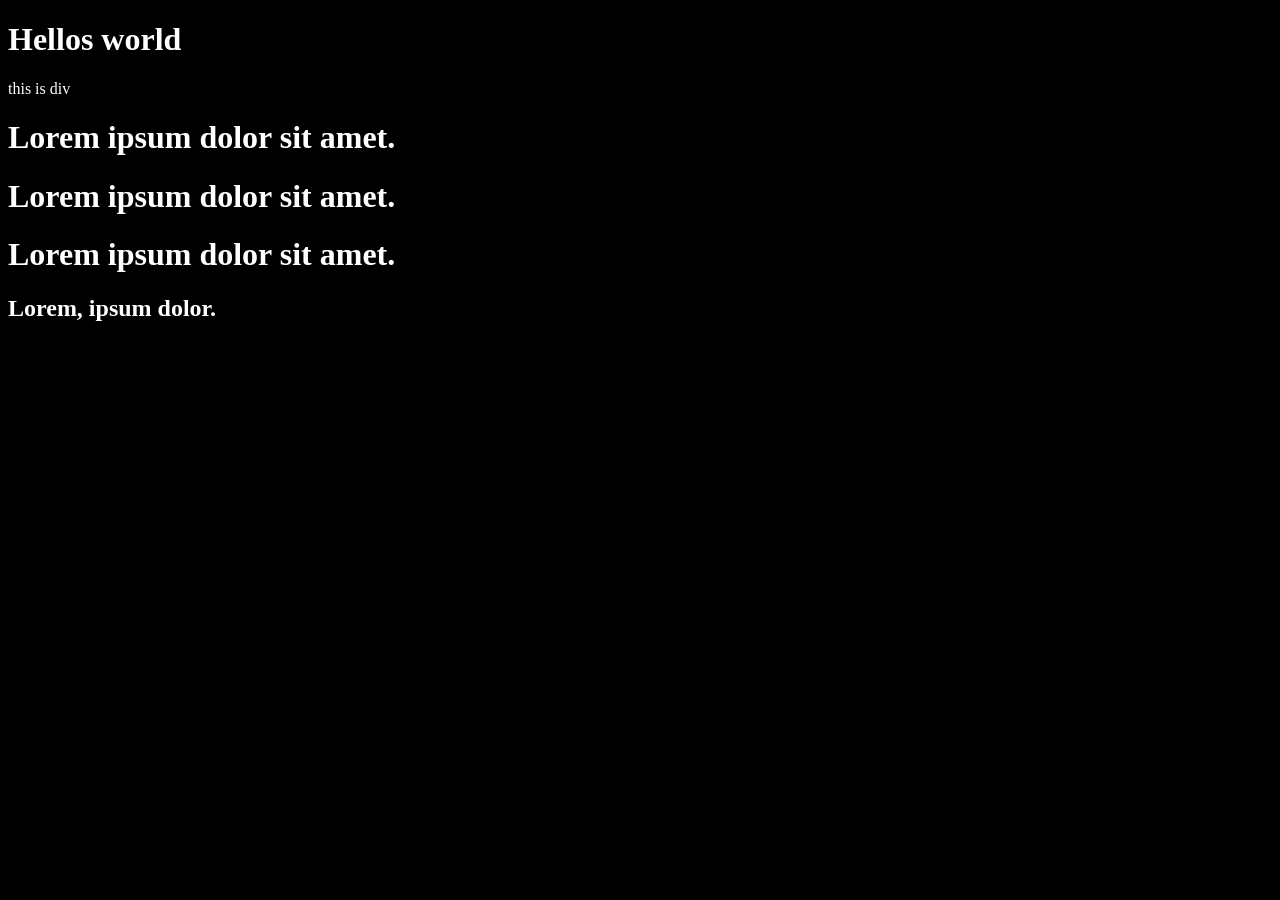
<file: 06_dom/1dom/index.html>
<!DOCTYPE html>
<html lang="en">

<head>
    <meta charset="UTF-8">
    <meta name="viewport" content="width=device-width, initial-scale=1.0">
    <title>Document</title>
    <style>
        * {
            background-color: black;
            color: white;
        }

        h1 span {
            display: none;
        }
    </style>

</head>

<body>
    <h1 style="color: white;" id="maintag" class="mainclass">Hellos <span id="inspan">this is span</span> world</h1>
    <div> this is div</div>

    <h1 class="mainclass">Lorem ipsum dolor sit amet.</h1>

    <h1 class="mainclass">Lorem ipsum dolor sit amet.</h1>

    <h1 class="mainclass"z>Lorem ipsum dolor sit amet.</h1>
    <h2>Lorem, ipsum dolor.</h2>


</body>

</html>
</file>
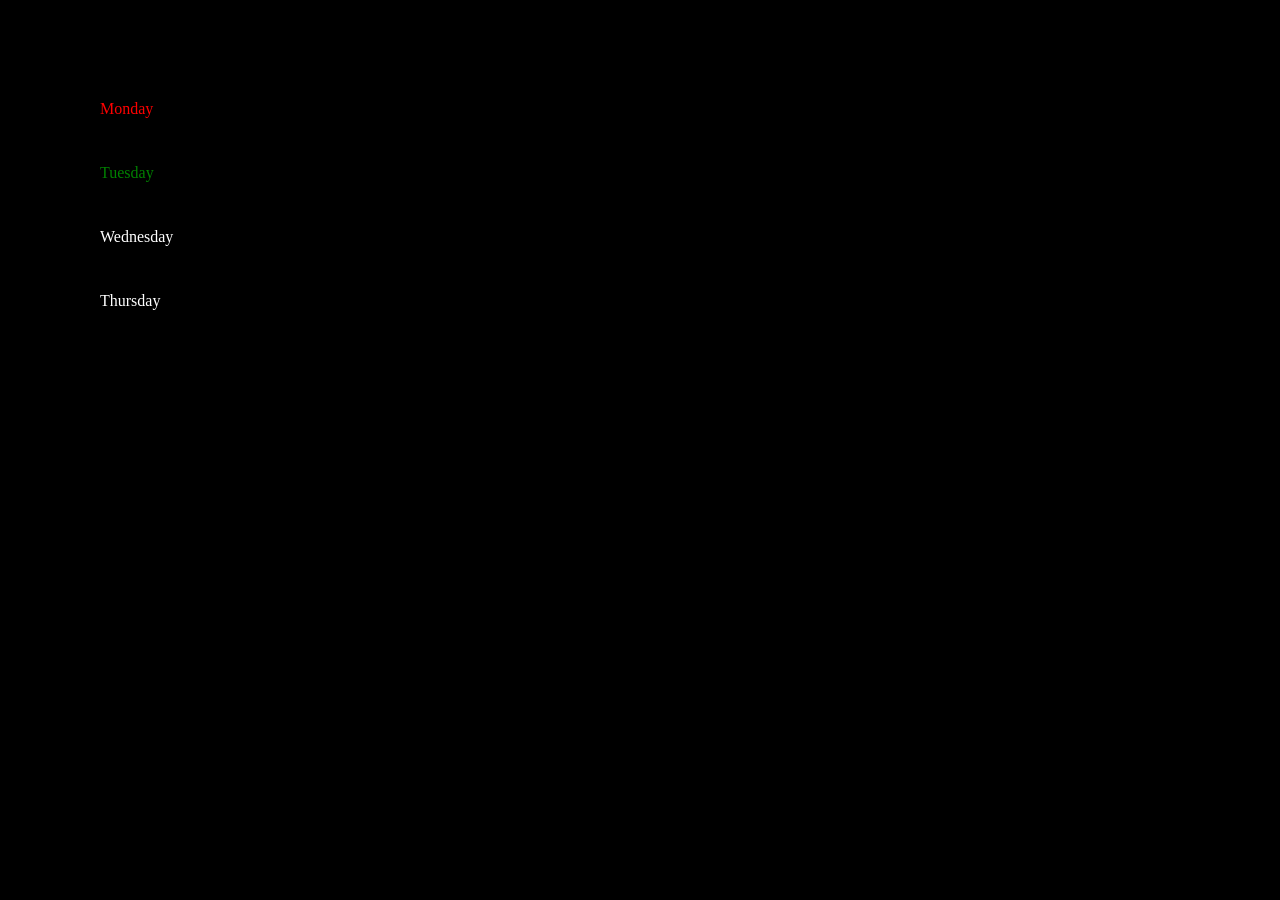
<file: 06_dom/2dom/index.html>
<!DOCTYPE html>
<html lang="en">

<head>
    <meta charset="UTF-8">
    <meta name="viewport" content="width=device-width, initial-scale=1.0">
    <title>This is Child Parent Relation</title>
    <style>
        * {
            background-color: black;
            color: white;
            padding: 23px;
        }
    </style>
</head>

<body>
    <div class="parent">
        <div class="child ">Monday</div>
        <div class="child ">Tuesday</div>
        <div class="child ">Wednesday</div>
        <div class="child ">Thursday</div>
    </div>
</body>

<script>
    const ele = document.querySelector(".parent")
    //    console.log(ele);
    //    console.log(ele.firstElementChild.innerHTML);
    // console.log(ele.children[0].innerHTML);
    for (let i = 0; i < ele.children.length; i++) {
        // console.log(`${i}th element is ${ele.children[i].innerHTML}`);

    }

    const day = document.querySelector(".child")
    // day.nextSibling.style.color = 'red'
    // console.log(ele.childNodes);

    console.log(day.nextElementSibling);
    day.nextElementSibling.style.color = 'green'
    day.style.color = 'red'
    
    
    

</script>

</html>
</file>
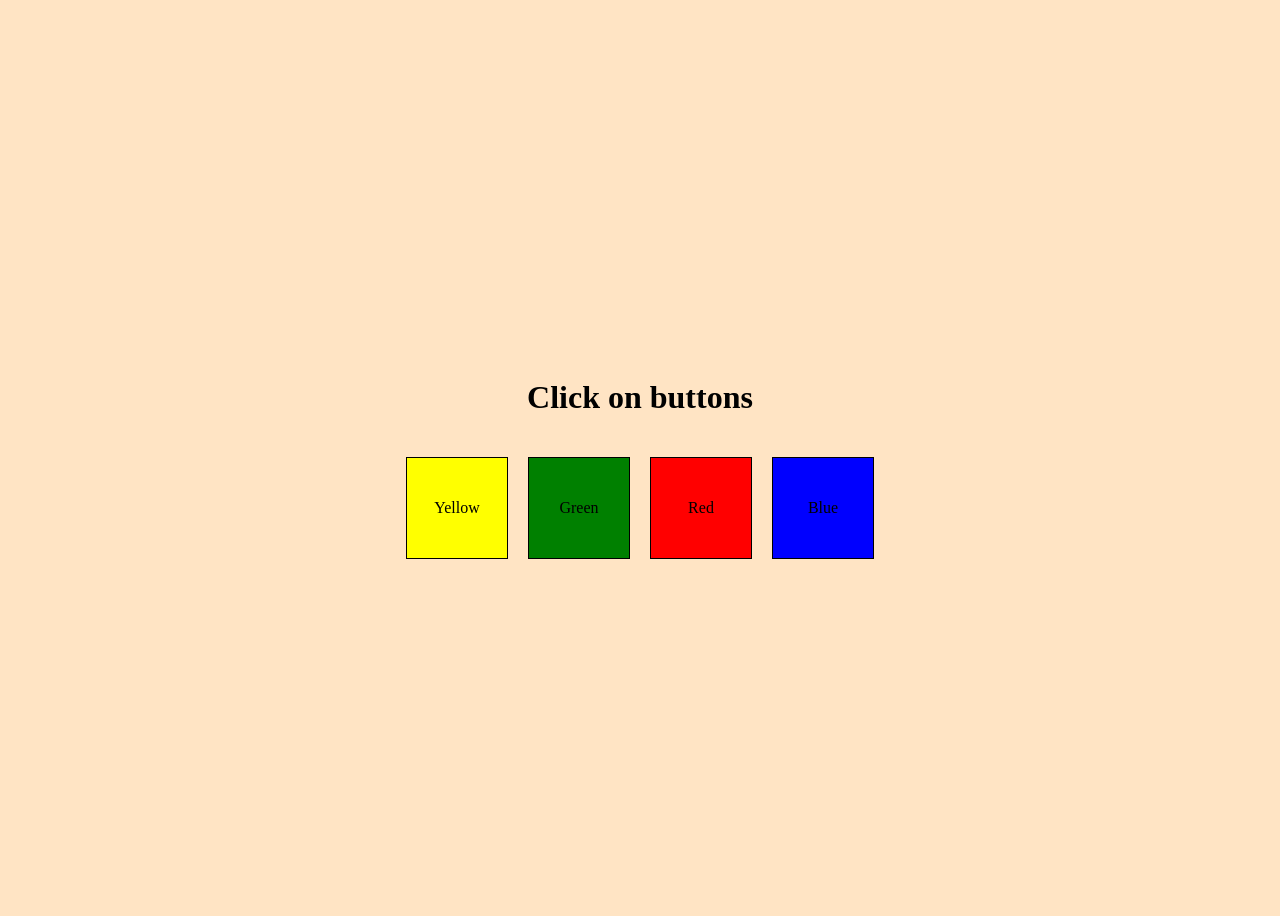
<file: 07Projects/project1/index.html>
<!DOCTYPE html>
<html lang="en">
<head>
    <meta charset="UTF-8">
    <meta name="viewport" content="width=device-width, initial-scale=1.0">
    <title>Document</title>
    <link rel="stylesheet" href="style.css">
</head>
<body>

<div class="container">
    <h1>Click on buttons</h1>

    <div class="buttons">
        <span class="button" id="yellow">Yellow</span>
        <span class="button" id="green">Green</span>
        <span class="button" id="red">Red</span>
        <span class="button" id="blue">Blue</span>
    </div>
</div>

<script src="script.js"></script>

</body>
</html>
</file>
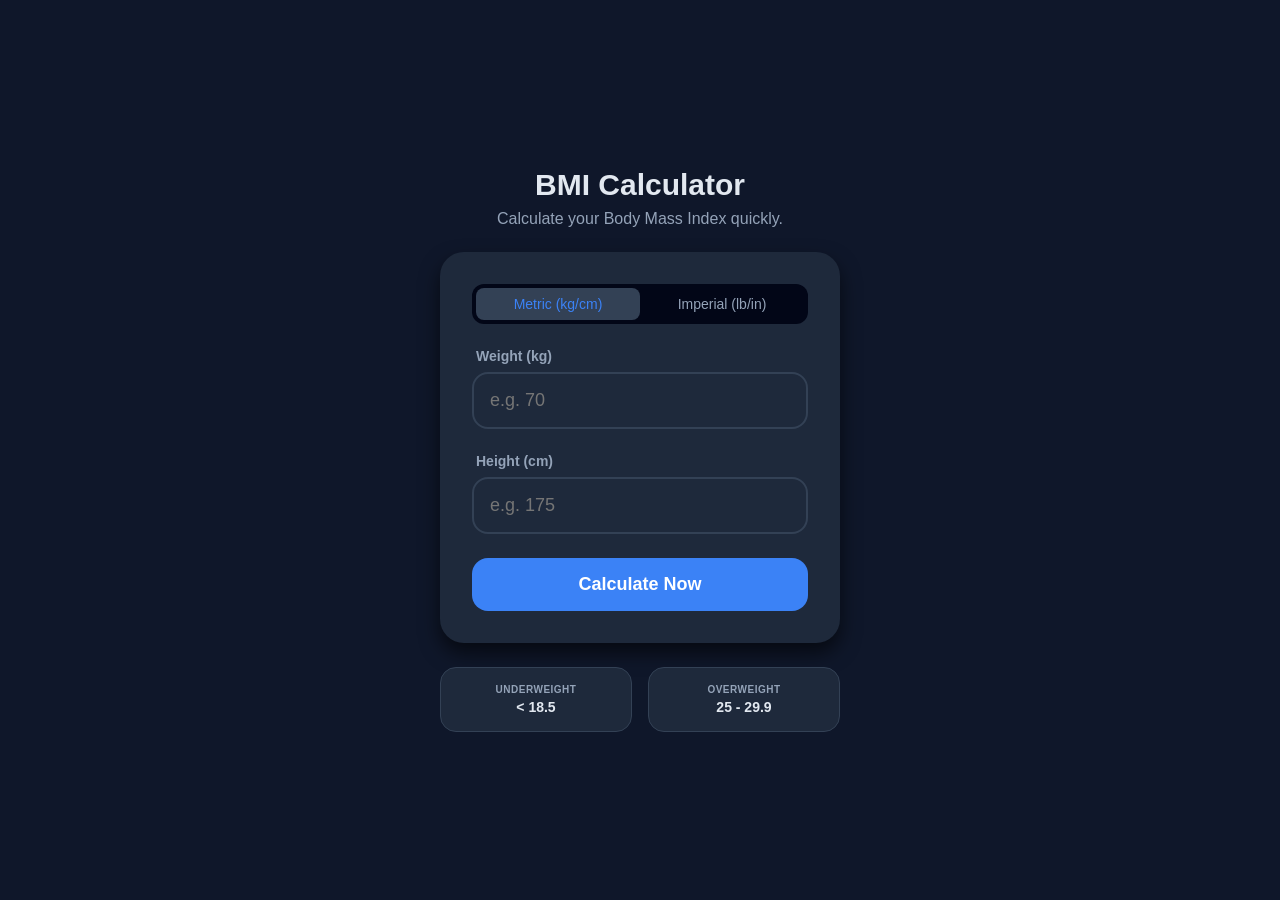
<file: 07Projects/project2/index.html>
<!DOCTYPE html>
<html lang="en">
<head>
    <meta charset="UTF-8">
    <meta name="viewport" content="width=device-width, initial-scale=1.0">
    <title>Modern BMI Calculator</title>
    <link rel="stylesheet" href="style.css">
</head>
<body>

    <div class="container">
        <!-- Header -->
        <header class="header">
            <h1>BMI Calculator</h1>
            <p>Calculate your Body Mass Index quickly.</p>
        </header>

        <!-- Main Card -->
        <main class="glass-card">
            
            <!-- Unit Toggle -->
            <div class="toggle-container">
                <button class="toggle-btn active" id="metricToggle">Metric (kg/cm)</button>
                <button class="toggle-btn" id="imperialToggle">Imperial (lb/in)</button>
            </div>

            <!-- Inputs -->
            <div class="input-group">
                <label for="weightMetric" id="weightLabel">Weight (kg)</label>
                <input type="number" id="weightMetric" placeholder="e.g. 70">
            </div>

            <div class="input-group">
                <label for="heightMetric" id="heightLabel">Height (cm)</label>
                <input type="number" id="heightMetric" placeholder="e.g. 175">
            </div>


              <div class="input-group2">
                <label for="weightimperial" id="weightLabel">Pound (lb)</label>
                <input type="number" id="weightimperial" placeholder="e.g. 150">
            </div>

            <div class="input-group2">
                <label for="heightImperial" id="heightLabel">Inches (In)</label>
                <input type="number" id="heightImperial" placeholder="e.g. 65">
            </div>

            <!-- Action Button -->
            <button id="calculateBtn">Calculate Now</button>

            <!-- Result Section -->
            <div id="resultArea" class="hidden">
                <p class="result-label">Your BMI is</p>
                <div id="bmiValue">--.-</div>
                <div id="bmiStatus">Normal Weight</div>
                <p id="bmiAdvice">
                    Healthy BMI range: 18.5kg/m² - 25kg/m²
                </p>
            </div>
        </main>

        <!-- Footer Info -->
        <footer class="footer-grid">
            <div class="footer-card">
                <p class="range-title">Underweight</p>
                <p class="range-val">&lt; 18.5</p>
            </div>
            <div class="footer-card">
                <p class="range-title">Overweight</p>
                <p class="range-val">25 - 29.9</p>
            </div>
        </footer>
    </div>

    <script src="script.js">
        // Start your logic here!
    </script>
</body>
</html>
</file>
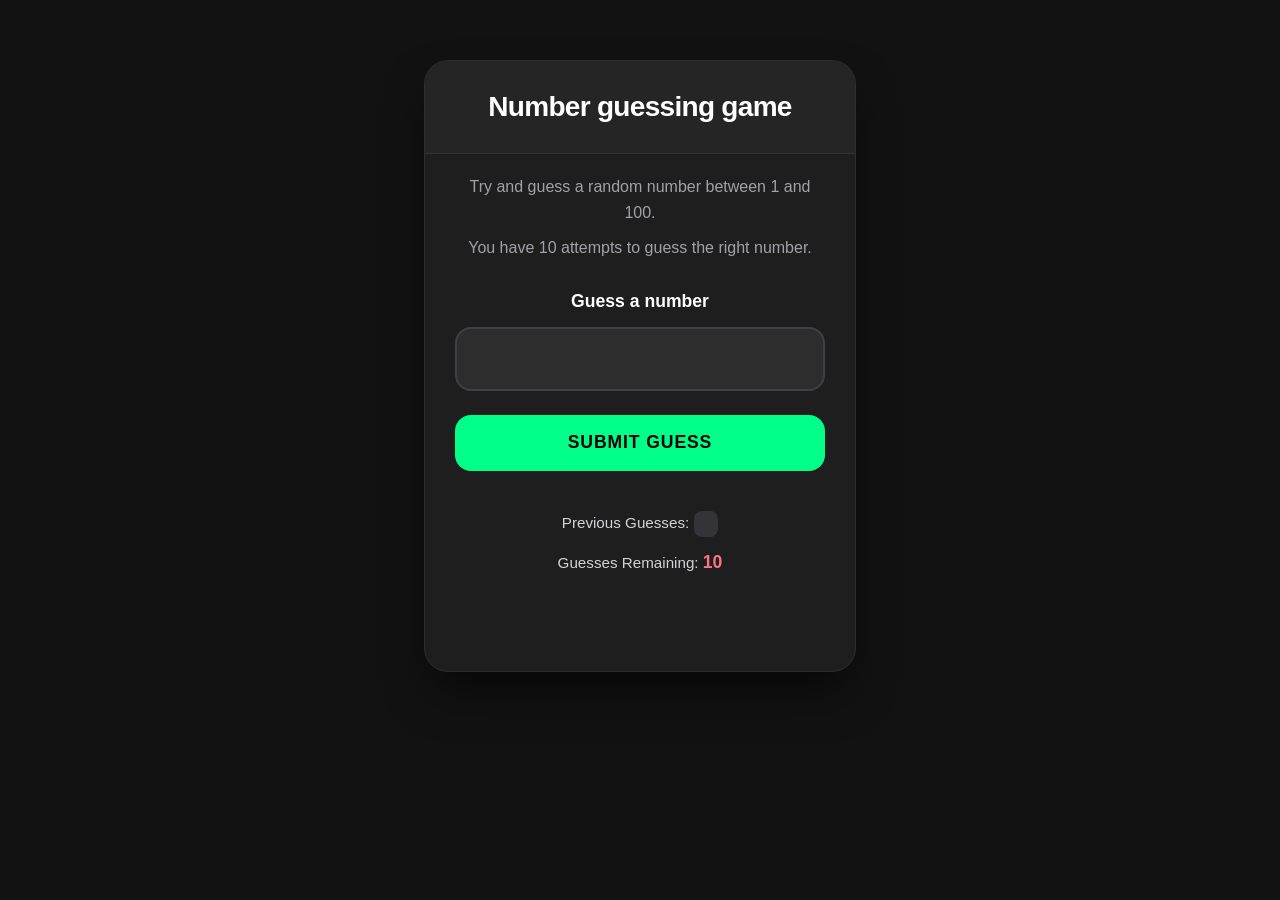
<file: 07Projects/project4/index.html>
<!DOCTYPE html>
<html lang="en">
<head>
    <meta charset="UTF-8">
    <meta name="viewport" content="width=device-width, initial-scale=1.0">
    <meta http-equiv="X-UA-Compatible" content="ie=edge">
    <title>Number Guessing Game</title>
    <link rel="stylesheet" href="style.css">
</head>
<body>
   
    
    <div id="wrapper">
        <h1>Number guessing game</h1>
        <p>Try and guess a random number between 1 and 100.</p>
        <p>You have 10 attempts to guess the right number.</p>

        <form class="form">
            <label for="guessField" id="guess">Guess a number</label>
            <input type="text" id="guessField" class="guessField">
            <input type="submit" id="subt" value="Submit guess" class="guessSubmit">
        </form>

        <div class="resultParas">
            <p>Previous Guesses: <span class="guesses"></span></p>
            <p>Guesses Remaining: <span class="lastResult">10</span></p>
            <p class="lowOrHi"></p>
        </div>
    </div>

    <!-- Reverted back to your original external script reference -->
    <script src="script.js"></script>
</body>
</html>
</file>
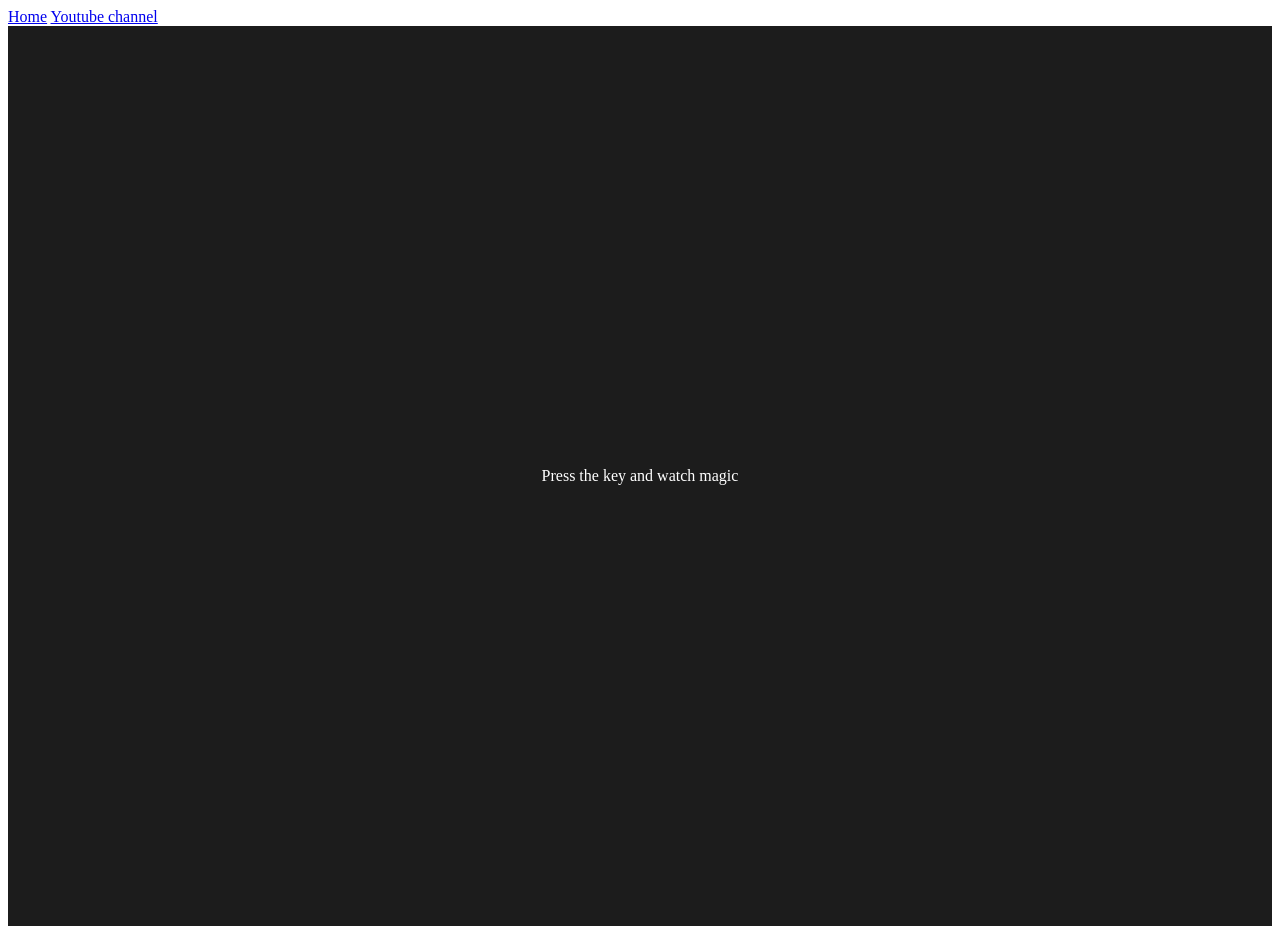
<file: 07Projects/project5/index.html>
<!DOCTYPE html>
<html lang="en">
  <head>
    <meta charset="UTF-8" />
    <meta name="viewport" content="width=device-width, initial-scale=1.0" />
    <!-- <link rel="stylesheet" href="style.css" /> -->
    <title>Event KeyCodes</title>
    <!-- <link rel="stylesheet" type="text/css" href="../styles.css" /> -->
    <style>
      table,
      th,
      td {
        border: 1px solid #e7e7e7;
      }
      .project {
        background-color: #1c1c1c;
        color: #ffffff;
        display: flex;
        align-items: center;
        justify-content: center;
        text-align: center;
        height: 100vh;
      }

      .color {
        color: aliceblue;
        display: flex;
        flex-direction: row;
      }
    </style>
  </head>
  <body>
    <nav>
      <a href="/" aria-current="page">Home</a>
      <a target="_blank" href="https://www.youtube.com/@chaiaurcode"
        >Youtube channel</a
      >
    </nav>
    <div class="project">
      <div id="insert">
        <div class="key">Press the key and watch magic</div>
      </div>
    </div>

    <script src="script.js"></script>
  </body>
</html>
</file>
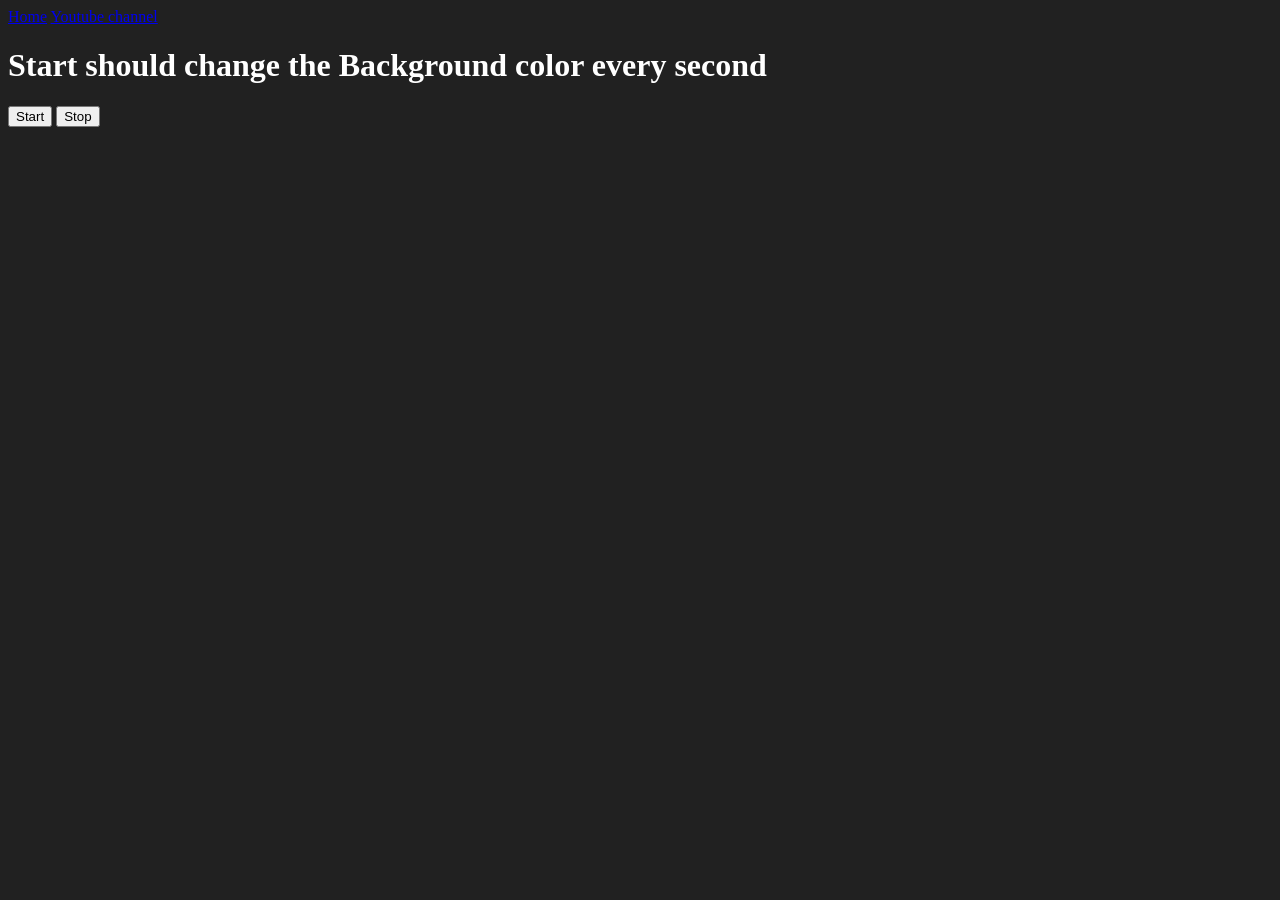
<file: 07Projects/project6/index.html>
<!DOCTYPE html>
<html lang="en">
  <head>
    <meta charset="UTF-8" />
    <meta name="viewport" content="width=device-width, initial-scale=1.0" />
    <meta http-equiv="X-UA-Compatible" content="ie=edge" />
    <title>Number Guessing Game</title>
    <!-- <link rel="stylesheet" href="style.css" />
    <link rel="stylesheet" href="../styles.css" /> -->
  </head>
  <body style="background-color: #212121; color: #fff">
    <nav>
      <a href="/" aria-current="page">Home</a>
      <a target="_blank" href="https://www.youtube.com/@chaiaurcode"
        >Youtube channel</a
      >
    </nav>

    <h1>Start should change the Background color every second</h1>
    <button id="start">Start</button>
    <button id="stop">Stop</button>
    <script src="script.js"></script>
  </body>
</html>
</file>
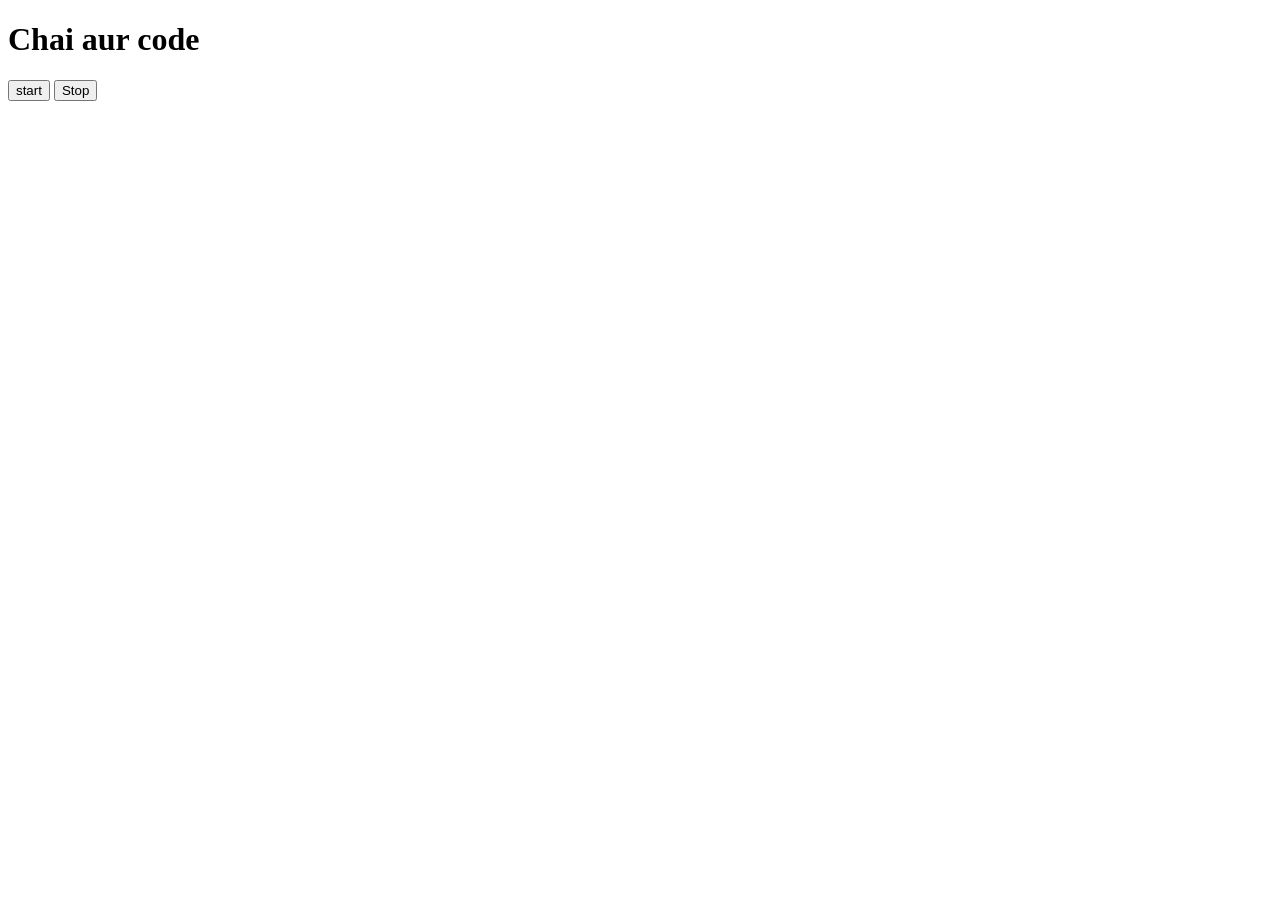
<file: 08Events/2two.html>
<!DOCTYPE html>
<html lang="en">

<head>
    <meta charset="UTF-8">
    <meta name="viewport" content="width=device-width, initial-scale=1.0">
    <title>Document</title>
</head>

<body>
    <h1>Chai aur code</h1>
    <button id="start">start</button>
    <button id="stop">Stop</button>
</body>
<script>
    let intervalId
    let newEle = document.createElement("h1")

    let func = function () {
        console.log("hellow");
        let newDate = new Date()
        newEle.innerHTML = newDate.toLocaleTimeString()
        document.body.appendChild(newEle)

    }
    let startbut = document.getElementById("start")
    startbut.addEventListener('click', function () {
        intervalId = setInterval(func, 1000);
     
    })

    let stopbut = document.getElementById("stop")
    stopbut.addEventListener('click', function () {
        clearInterval(intervalId)
    })

</script>

</html>
</file>
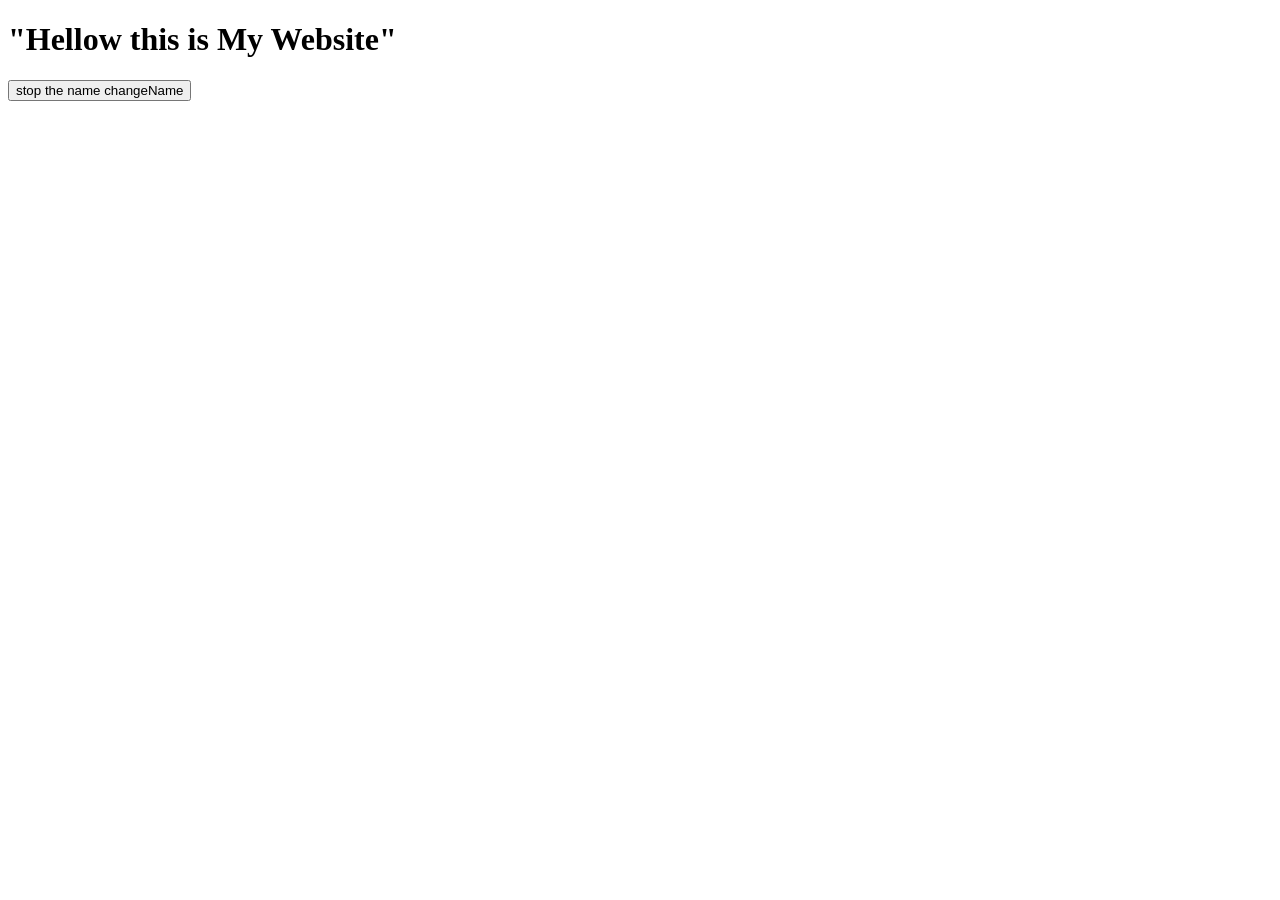
<file: 08Events/3Three.html>
<!DOCTYPE html>
<html lang="en">

<head>
    <meta charset="UTF-8">
    <meta name="viewport" content="width=device-width, initial-scale=1.0">
    <title>Document</title>
</head>

<body>
    <h1>"Hellow this is My Website"</h1>

    <button id="button">stop the name changeName</button>
</body>

<script>
    let tag = document.querySelector("h1")
    let f1 = function changeName() {
        tag.innerHTML = "The name is been chagned"
    }
    let chag = setTimeout(f1, 1000);
    document.getElementById("button").addEventListener('click', () => {
        clearTimeout(chag)
        console.log("the name changing stopped")
    })
</script>

</html>
</file>
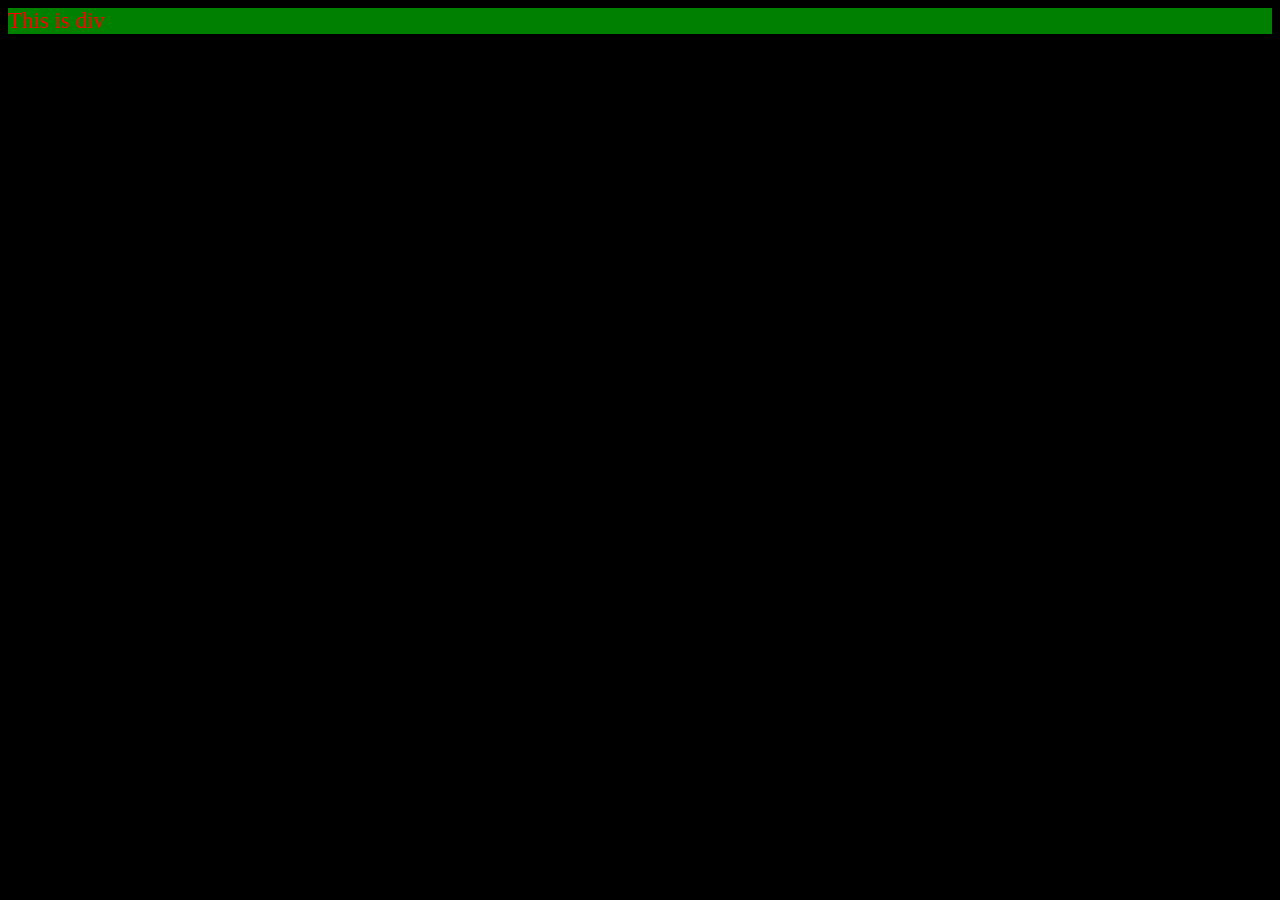
<file: 06_dom/2dom/index2.html>
<!DOCTYPE html>
<html lang="en">

<head>
    <meta charset="UTF-8">
    <meta name="viewport" content="width=device-width, initial-scale=1.0">
    <title>Create element using dom</title>

    <style>
        * {
            background-color: black;
            color: white;
        }
    </style>
</head>

<body>

</body>

<script>
    const div = document.createElement('div')
    // console.log(div);
    div.className = "main-div"
    div.id = "id-div"
    // console.log(div);
    div.style.color = 'red'
    div.style.fontSize = '23px'
    div.style.backgroundColor = 'green'
    div.setAttribute("title" , "thisisdiv")

    // div.innerText = "hello world this is div"
    const addtext = document.createTextNode("This is div")
    div.appendChild(addtext)

    document.body.appendChild(div)
    
    console.log(div.attributes);
    


</script>

</html>
</file>
<file: 07Projects/project1/style.css>
body{
    height:100vh;
    display:flex;
    justify-content:center;
    align-items:center;
    background-color: bisque;
}

/* stack heading and buttons vertically */
.container{
    display:flex;
    flex-direction:column;
    align-items:center;
    gap:20px;
}

.buttons{
    display:flex;
    gap:20px;
}

.button{
    display:flex;
    justify-content:center;
    align-items:center;

    height:100px;
    width:100px;
    border:1px solid black;
    cursor:pointer;
}

#yellow{background:yellow;}
#green{background:green;}
#red{background:red;}
#blue{background:blue;}
</file>
<file: 07Projects/project2/style.css>
/* Base Reset & Variables */
:root {
    --primary: #3b82f6;
    --primary-hover: #2563eb;

    --bg-main: #0f172a;
    --card-bg: #1e293b;

    --text-main: #e2e8f0;
    --text-muted: #94a3b8;

    --border-color: #334155;

    --input-bg: #1e293b;
    --input-border: #334155;

    --success-bg: #064e3b;
    --success-text: #34d399;

    --shadow: 0 10px 20px rgba(0,0,0,0.6);
}

* {
    box-sizing: border-box;
    margin: 0;
    padding: 0;
}

/* Body */
body {
    background: var(--bg-main);
    color: var(--text-main);
    font-family: -apple-system, BlinkMacSystemFont, "Segoe UI", Roboto, Helvetica, Arial, sans-serif;

    min-height: 100vh;
    display: flex;
    align-items: center;
    justify-content: center;

    padding: 1rem;
}

/* Container */
.container {
    max-width: 400px;
    width: 100%;

    display: flex;
    flex-direction: column;
    gap: 1.5rem;
}

/* Header */
.header {
    text-align: center;
}

.header h1 {
    font-size: 1.875rem;
    font-weight: 800;
    margin-bottom: 0.5rem;
}

.header p {
    color: var(--text-muted);
}

/* Card */
.glass-card {
    background: var(--card-bg);
    border-radius: 1.5rem;
    box-shadow: var(--shadow);

    padding: 2rem;

    display: flex;
    flex-direction: column;
    gap: 1.5rem;
}

/* Toggle Buttons */
.toggle-container {
    display: flex;
    background: #020617;
    padding: 0.25rem;
    border-radius: 0.75rem;
}

.toggle-btn {
    flex: 1;
    padding: 0.5rem;

    font-size: 0.875rem;
    font-weight: 500;

    border: none;
    border-radius: 0.5rem;

    cursor: pointer;

    background: transparent;
    color: var(--text-muted);

    transition: all 0.2s;
}

.toggle-btn.active {
    background: #334155;
    color: var(--primary);
}

/* Input Groups */
.input-group,
.input-group2 {
    display: flex;
    flex-direction: column;
    gap: 0.5rem;
}

.input-group2 {
    display: none;
}

.input-group label,
.input-group2 label {
    font-size: 0.875rem;
    font-weight: 600;
    color: var(--text-muted);
    padding-left: 0.25rem;
}

/* Inputs */
.input-group input,
.input-group2 input {
    width: 100%;

    padding: 1rem;

    border-radius: 1rem;
    border: 2px solid var(--input-border);

    background: var(--input-bg);
    color: var(--text-main);

    font-size: 1.125rem;
    font-weight: 500;

    outline: none;
    transition: border-color 0.2s;
}

.input-group input:focus,
.input-group2 input:focus {
    border-color: var(--primary);
}

/* Hide Number Arrows */
input[type="number"]::-webkit-inner-spin-button,
input[type="number"]::-webkit-outer-spin-button {
    -webkit-appearance: none;
    margin: 0;
}

/* Calculate Button */
#calculateBtn {
    width: 100%;

    background: var(--primary);
    color: white;

    font-size: 1.125rem;
    font-weight: 700;

    padding: 1rem;

    border: none;
    border-radius: 1rem;

    cursor: pointer;

    transition: all 0.2s;
}

#calculateBtn:hover {
    background: var(--primary-hover);
}

#calculateBtn:active {
    transform: scale(0.97);
}

/* Result Area */
#resultArea {
    border-top: 1px solid var(--border-color);
    padding-top: 1.5rem;

    text-align: center;

    display: flex;
    flex-direction: column;
    align-items: center;

    gap: 0.5rem;
}

#resultArea.hidden {
    display: none;
}

.result-label {
    color: var(--text-muted);
    font-size: 0.875rem;
}

#bmiValue {
    font-size: 1rem;
    font-weight: 900;
    color: var(--primary);
}

#bmiStatus {
    padding: 0.25rem 1rem;

    border-radius: 9999px;

    font-size: 0.875rem;
    font-weight: 700;

    background: var(--success-bg);
    color: var(--success-text);
}

#bmiAdvice {
    color: var(--text-muted);
    font-size: 0.75rem;
    font-style: italic;
}

/* Footer Cards */
.footer-grid {
    display: grid;
    grid-template-columns: 1fr 1fr;
    gap: 1rem;
}

.footer-card {
    background: var(--card-bg);

    padding: 1rem;

    border-radius: 1rem;

    border: 1px solid var(--border-color);

    text-align: center;
}

.range-title {
    font-size: 0.625rem;

    text-transform: uppercase;
    letter-spacing: 0.05em;

    color: var(--text-muted);
    font-weight: 700;

    margin-bottom: 0.25rem;
}

.range-val {
    font-size: 0.875rem;
    font-weight: 700;
}
</file>
<file: 07Projects/project4/style.css>
/* Modern UI Design - Pure CSS */
      * {
          box-sizing: border-box;
          margin: 0;
          padding: 0;
      }

      html,
      body {
          height: 100%;
          font-family: 'Inter', -apple-system, BlinkMacSystemFont, "Segoe UI", Roboto, Helvetica, Arial, sans-serif;
          background-color: #121212;
          color: #ffffff;
          display: flex;
          flex-direction: column;
          align-items: center;
      }

      /* Nav Styling */
      nav {
          width: 100%;
          background-color: #1a1a1a;
          padding: 1rem 2rem;
          display: flex;
          gap: 24px;
          border-bottom: 1px solid #333;
      }

      nav a {
          color: #00ff88;
          text-decoration: none;
          font-size: 0.9rem;
          font-weight: 500;
          transition: color 0.3s ease;
      }

      nav a:hover {
          color: #ffffff;
      }

      /* Game Container */
      #wrapper {
          margin-top: 60px;
          width: 90%;
          max-width: 480px;
          background: #1e1e1e;
          border-radius: 24px;
          padding: 0 0 40px 0;
          box-shadow: 0 25px 50px -12px rgba(0, 0, 0, 0.7);
          border: 1px solid #2e2e2e;
          text-align: center;
          overflow: hidden;
      }

      h1 {
          background: #252525;
          color: #ffffff;
          padding: 30px 20px;
          font-size: 1.75rem;
          font-weight: 700;
          letter-spacing: -0.025em;
          border-bottom: 1px solid #333;
          margin-bottom: 20px;
      }

      p {
          font-size: 1rem;
          margin: 10px 30px;
          color: #a1a1aa;
          line-height: 1.6;
      }

      /* Form Layout */
      .form {
          display: flex;
          flex-direction: column;
          align-items: center;
          margin-top: 30px;
          padding: 0 30px;
      }

      #guess {
          font-size: 1.1rem;
          font-weight: 600;
          margin-bottom: 15px;
          color: #ffffff;
      }

      #guessField {
          background: #2d2d2d;
          color: #ffffff;
          width: 100%;
          height: 64px;
          font-size: 2.5rem;
          font-weight: 700;
          border: 2px solid #3f3f46;
          border-radius: 16px;
          text-align: center;
          outline: none;
          transition: all 0.3s ease;
      }

      #guessField:focus {
          border-color: #00ff88;
          background: #333333;
          box-shadow: 0 0 0 4px rgba(0, 255, 136, 0.1);
      }

      #subt {
          background-color: #00ff88;
          color: #000000;
          width: 100%;
          height: 56px;
          border-radius: 16px;
          font-size: 1.1rem;
          font-weight: 700;
          border: none;
          margin-top: 24px;
          cursor: pointer;
          transition: all 0.2s ease;
          text-transform: uppercase;
          letter-spacing: 0.05em;
      }

      #subt:hover {
          background-color: #00e67a;
          transform: translateY(-2px);
          box-shadow: 0 10px 15px -3px rgba(0, 255, 136, 0.3);
      }

      #subt:active {
          transform: translateY(0);
      }

      /* Stats Panel */
      .resultParas {
          margin-top: 40px;
          padding: 0 30px;
          display: flex;
          flex-direction: column;
          gap: 12px;
      }

      .resultParas p {
          margin: 0;
          font-size: 0.95rem;
          color: #d4d4d8;
      }

      .guesses {
          background-color: #333338;
          color: #00ff88;
          padding: 4px 12px;
          border-radius: 8px;
          font-family: 'Courier New', Courier, monospace;
          font-weight: 600;
          margin-left: 5px;
      }

      .lastResult {
          color: #fb7185;
          font-weight: 700;
          font-size: 1.1rem;
      }

      .lowOrHi {
          font-size: 1.1rem !important;
          font-weight: 600;
          color: #00ff88;
          margin-top: 15px !important;
          min-height: 28px;
      }

      /* Generic Button (for 'Start New Game' often injected via JS) */
      button {
          background-color: #ffffff;
          color: #000000;
          padding: 12px 24px;
          border-radius: 12px;
          font-size: 1rem;
          font-weight: 700;
          border: none;
          margin-top: 20px;
          cursor: pointer;
          transition: background 0.2s;
      }

      button:hover {
          background-color: #e4e4e7;
      }

      #newGame {
           background: none;
    border: none;
    color: white;
    cursor: pointer;
    transition: color 0.3s ease, text-shadow 0.3s ease;

        
      }

      #newGame:hover {
          color: #39FF14;
          text-shadow: 0 0 8px #39FF14, 0 0 24px #00c800;
      }
</file>
